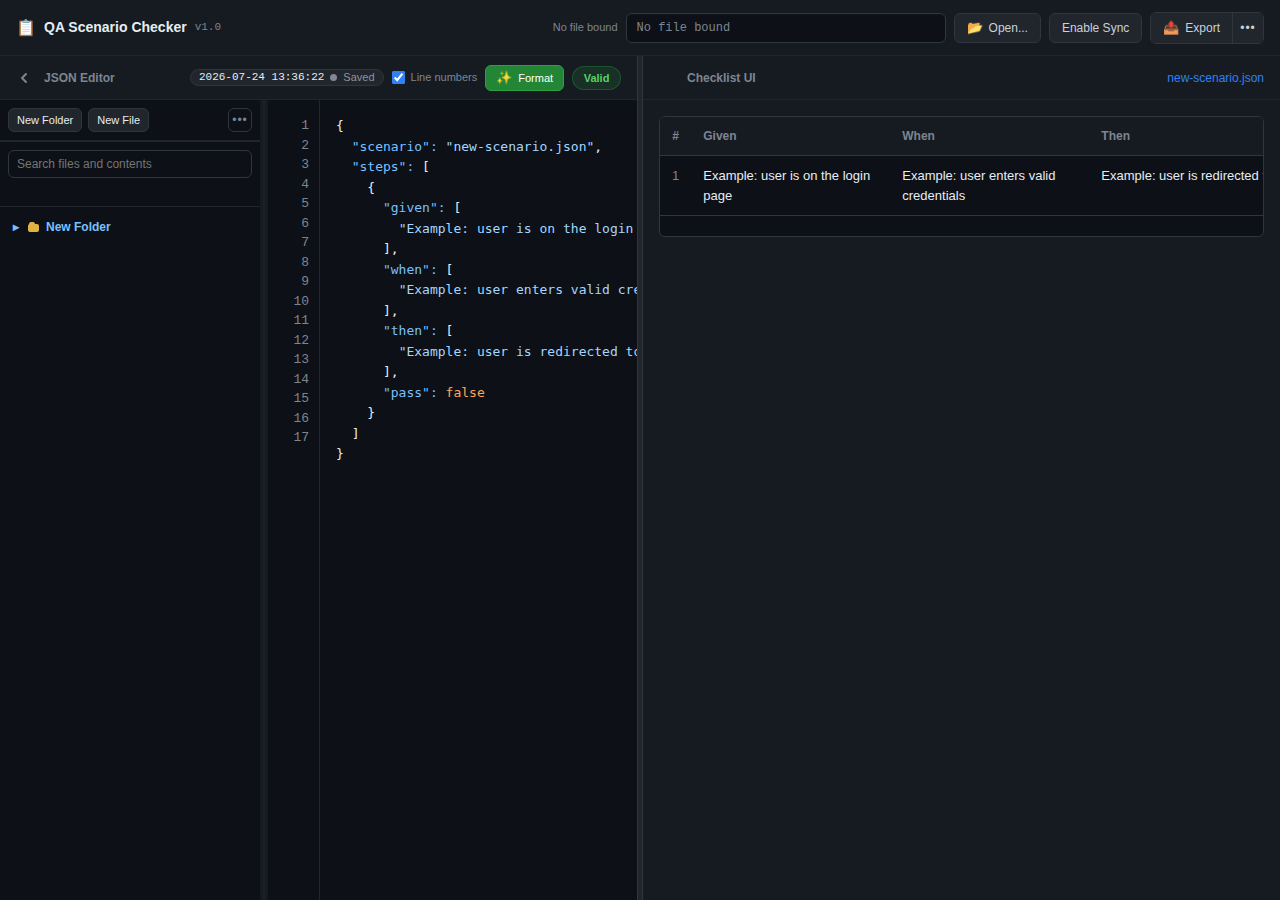
<file: qa-scenario/index.html>
<!DOCTYPE html>
<html lang="ko">
<head>
    <meta charset="UTF-8">
    <meta name="viewport" content="width=device-width, initial-scale=1.0">
    <title>QA Scenario Checker</title>
    <link rel="stylesheet" href="style.css">
</head>
<body>
    <div class="app-container">
        <header class="app-header">
            <div class="logo">
                <span class="icon">📋</span>
                <h1>QA Scenario Checker</h1>
                <span id="app-version" class="app-version" title="Current version">v-</span>
            </div>
            <div class="header-controls">
                <div class="actions">
                    <div class="bound-file-group">
                        <span id="bound-file-status" class="bound-file-status" aria-live="polite">No file bound</span>
                        <input
                            id="bound-file-path"
                            class="bound-file-path-input"
                            type="text"
                            readonly
                            placeholder="No file bound"
                            aria-label="Bound file path"
                            title="No file bound"
                        >
                        <button id="btn-import" class="btn btn-secondary" type="button" title="Open folder (Shift+Click: file)">
                            <span class="btn-icon">📂</span> Open...
                        </button>
                        <button id="btn-request-write" class="btn btn-secondary" type="button" title="디스크 동기화가 꺼져 있습니다. 클릭하면 폴더 쓰기 권한을 다시 요청해 자동 동기화를 켭니다." hidden>
                            Enable Sync
                        </button>
                    </div>
                    <div id="export-split" class="export-split">
                        <button id="btn-export" class="btn btn-secondary" type="button">
                            <span class="btn-icon">📤</span> Export
                        </button>
                        <button
                            id="btn-export-menu"
                            class="btn btn-secondary btn-export-menu"
                            type="button"
                            aria-label="Export options"
                            aria-haspopup="dialog"
                            aria-controls="export-options-menu"
                            aria-expanded="false"
                            title="Export options"
                        >
                            •••
                        </button>
                        <div id="export-options-menu" class="export-options-menu" role="dialog" aria-label="Export options">
                            <div class="export-options-group" role="radiogroup" aria-label="Export field mode">
                                <label class="export-radio-option" for="export-mode-all">
                                    <input id="export-mode-all" type="radio" name="export-mode" value="all">
                                    <span>전체 필드</span>
                                </label>
                                <label class="export-radio-option" for="export-mode-custom">
                                    <input id="export-mode-custom" type="radio" name="export-mode" value="custom">
                                    <span>직접 선택하기</span>
                                </label>
                            </div>

                            <div id="export-custom-options" class="export-custom-options is-hidden">
                                <div class="export-custom-toolbar">
                                    <input id="export-field-search" class="export-field-search" type="search" placeholder="필드 검색..." aria-label="Search export fields">
                                    <div class="export-custom-actions">
                                        <button id="btn-export-select-all" class="tree-row-action" type="button">전체 선택</button>
                                        <button id="btn-export-clear-all" class="tree-row-action" type="button">전체 해제</button>
                                    </div>
                                </div>
                                <div id="export-field-count" class="export-field-count" aria-live="polite"></div>
                                <div id="export-field-list" class="export-field-list" role="group" aria-label="Custom export fields"></div>
                                <div id="export-field-empty" class="export-field-empty is-hidden">검색 결과가 없습니다.</div>
                            </div>
                        </div>
                    </div>
                    <input type="file" id="file-input" style="display: none;" accept=".json">
                </div>
            </div>
        </header>

        <main class="app-content">
            <button id="btn-fold-editor" class="btn-fold-toggle" type="button" title="Toggle Editor">
                <svg class="fold-icon" width="16" height="16" viewBox="0 0 16 16" fill="none" xmlns="http://www.w3.org/2000/svg">
                    <title>Toggle editor</title>
                    <path d="M10 12L6 8L10 4" stroke="currentColor" stroke-width="2" stroke-linecap="round" stroke-linejoin="round"/>
                </svg>
            </button>
            <section class="pane editor-pane" id="editor-pane">
                <div class="pane-header">
                    <h2>JSON Editor</h2>
                    <div class="editor-header-controls">
                        <div id="save-indicator" class="save-indicator is-saved" role="status" aria-live="polite">
                            <span id="save-indicator-time" class="save-indicator-time">0000-00-00 00:00:00</span>
                            <span class="save-indicator-dot" aria-hidden="true"></span>
                            <span id="save-indicator-label">Saved</span>
                        </div>
                        <label class="line-numbers-toggle">
                            <input type="checkbox" id="toggle-line-numbers" checked>
                            <span>Line numbers</span>
                        </label>
                        <button id="btn-format" class="btn btn-primary btn-editor-action" type="button" title="Format (Cmd+S / Ctrl+S in JSON editor)">
                            <span class="btn-icon">✨</span> Format
                        </button>
                        <div class="status-badge" id="json-status">Valid</div>
                        <div class="json-error-position is-hidden" id="json-error-position" aria-live="polite"></div>
                        <div class="json-error-message is-hidden" id="json-error-message" aria-live="polite"></div>
                    </div>
                </div>
                <div class="editor-workspace">
                    <aside class="file-tree-panel">
                        <div class="tree-toolbar">
                            <div class="tree-toolbar-left">
                                <button id="btn-new-folder" class="tree-btn" type="button">New Folder</button>
                                <button id="btn-new-file" class="tree-btn" type="button">New File</button>
                            </div>
                            <div class="tree-toolbar-right">
                                <button id="btn-show-tree" class="tree-btn tree-btn-ghost" type="button" title="Show File Tree" aria-label="Show File Tree">Show</button>
                                <button id="btn-tree-menu" class="tree-btn tree-btn-ghost tree-btn-more" type="button" aria-haspopup="menu" aria-expanded="false" title="More">•••</button>
                                <div id="tree-menu" class="tree-menu" role="menu" aria-label="File tree menu">
                                    <button id="btn-toggle-tree" class="tree-menu-item" type="button" role="menuitem">
                                        <span class="menu-label menu-label-hide">Hide File Tree</span>
                                        <span class="menu-label menu-label-show">Show File Tree</span>
                                    </button>
                                    <button id="btn-toggle-folders" class="tree-menu-item" type="button" role="menuitem">
                                        <span class="menu-label menu-label-collapse">Collapse Folders</span>
                                        <span class="menu-label menu-label-expand">Expand Folders</span>
                                    </button>
                                </div>
                            </div>
                        </div>
                        <div class="tree-search" id="tree-search">
                            <div class="tree-search-row">
                                <input
                                    id="tree-search-input"
                                    class="tree-search-input"
                                    type="search"
                                    placeholder="Search files and contents"
                                    aria-label="Search files and contents"
                                >
                                <button id="btn-tree-search-clear" class="tree-search-clear" type="button" hidden>Clear</button>
                            </div>
                            <div id="tree-search-meta" class="tree-search-meta" aria-live="polite"></div>
                        </div>
                        <div class="tree-view" id="file-tree"></div>
                    </aside>
                    <div class="file-tree-resizer" id="file-tree-resizer" role="separator" tabindex="0" aria-orientation="vertical" aria-label="Resize file tree" aria-valuemin="180" aria-valuemax="640" aria-valuenow="260"></div>
                        <div class="editor-container">
                            <div class="code-editor" id="editor-wrapper">
                                <div id="editor-find-widget" class="editor-find-widget is-hidden" role="dialog" aria-label="Find and replace">
                                    <div class="editor-find-row">
                                        <input id="editor-find-input" class="editor-find-input" type="text" placeholder="Find" aria-label="Find text">
                                        <span id="editor-find-count" class="editor-find-count" aria-live="polite">0 / 0</span>
                                        <button id="btn-editor-find-prev" class="editor-find-btn" type="button" title="Previous match">Prev</button>
                                        <button id="btn-editor-find-next" class="editor-find-btn" type="button" title="Next match">Next</button>
                                        <button id="btn-editor-find-close" class="editor-find-btn" type="button" title="Close">Close</button>
                                    </div>
                                    <div id="editor-replace-row" class="editor-find-row editor-replace-row is-hidden">
                                        <input id="editor-replace-input" class="editor-find-input" type="text" placeholder="Replace" aria-label="Replace text">
                                        <button id="btn-editor-replace-one" class="editor-find-btn" type="button">Replace</button>
                                        <button id="btn-editor-replace-all" class="editor-find-btn" type="button">Replace All</button>
                                    </div>
                                </div>
                                <div class="line-numbers" id="line-numbers" aria-hidden="true"></div>
                                <div id="highlight-overlay"></div>
                                <pre id="highlighting" aria-hidden="true"><code id="highlighting-content"></code></pre>
                                <textarea id="editing" spellcheck="false" placeholder="Paste your QA scenario JSON here..."></textarea>
                            </div>
                    </div>
                </div>
            </section>

            <div class="pane-resizer" id="pane-resizer"></div>

            <section class="pane checklist-pane">
                <div class="pane-header">
                    <h2>Checklist UI</h2>
                    <div class="scenario-meta" id="scenario-title" title="No scenario loaded">No scenario loaded</div>
                </div>
                <div class="checklist-container">
                    <div class="spreadsheet-view" id="checklist-view">
                        <table id="checklist-table">
                            <thead>
                                <tr>
                                    <th class="col-num">#</th>
                                    <th class="col-given">Given</th>
                                    <th class="col-when">When</th>
                                    <th class="col-then">Then</th>
                                    <th class="col-pass" id="col-pass-toggle" title="Toggle all pass">Pass</th>
                                </tr>
                            </thead>
                            <tbody id="checklist-body">
                                <!-- Steps will be rendered here -->
                                <tr class="empty-state">
                                    <td colspan="5">Please enter a valid JSON scenario to generate the checklist.</td>
                                </tr>
                            </tbody>
                        </table>
                    </div>
                </div>
            </section>
        </main>
    </div>
    <div id="tree-context-menu" class="tree-context-menu" role="menu" hidden>
        <button id="tree-context-copy" class="tree-context-menu-item" type="button" role="menuitem">파일 복사</button>
        <button id="tree-context-rename" class="tree-context-menu-item" type="button" role="menuitem">이름 변경</button>
        <button id="tree-context-delete" class="tree-context-menu-item danger" type="button" role="menuitem">삭제</button>
        <div id="tree-context-readonly" class="tree-context-readonly" hidden>현재 폴더 모드는 읽기 전용입니다.</div>
    </div>
    <div id="checklist-context-menu" class="tree-context-menu" role="menu" hidden>
        <button id="checklist-context-delete" class="tree-context-menu-item danger" type="button" role="menuitem">행 삭제</button>
    </div>
    <script type="module" src="script.js"></script>
</body>
</html>
</file>
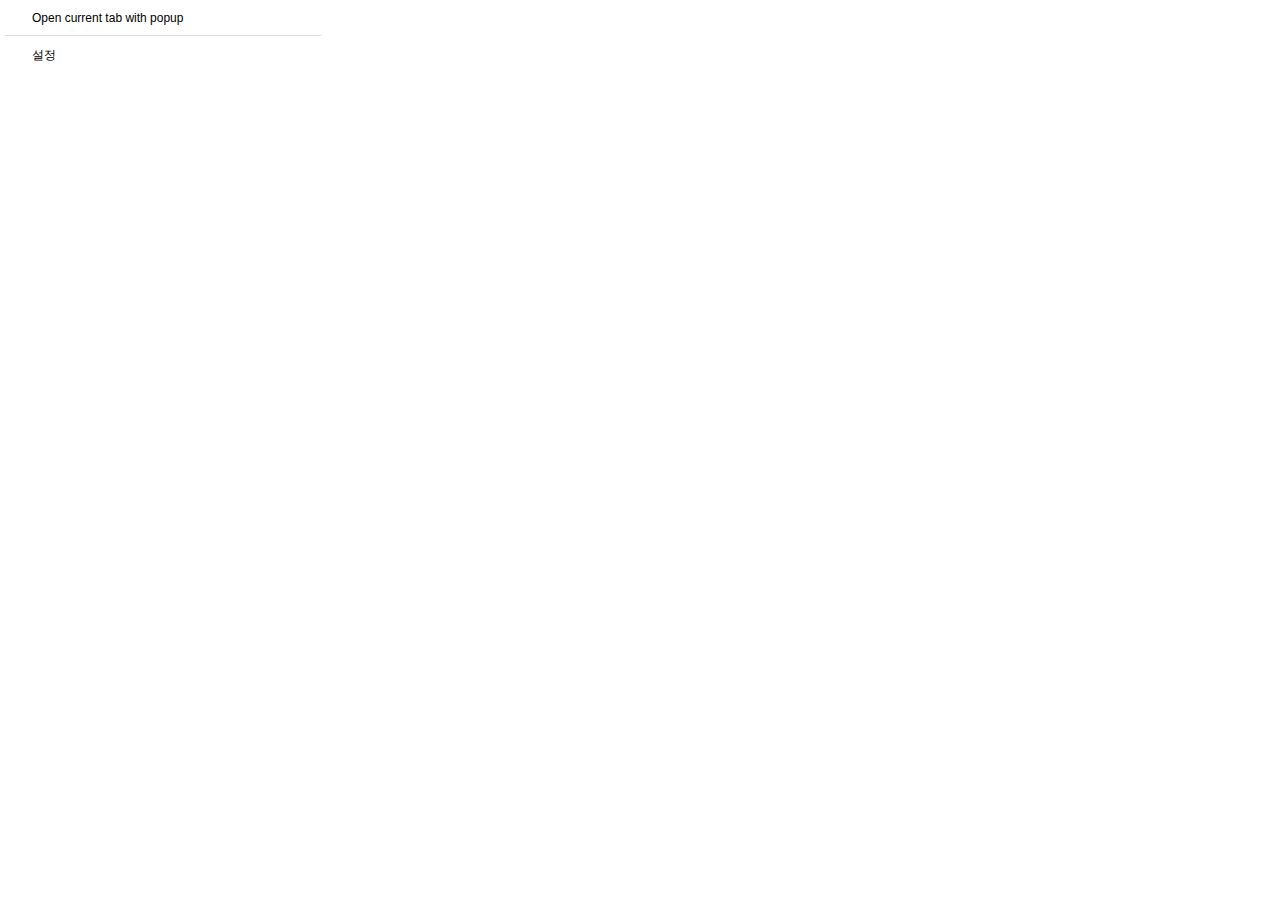
<file: popup/popup.html>
<!doctype html>
<html>
  <head>
    <meta charset="UTF-8" />
    <link rel="stylesheet" href="popup.css" />
  </head>
  <body>
    <div class="menu">
      <div
        class="menu-item"
        id="open-popup"
        data-i18n-title="open_popup_tooltip"
      >
        <div class="column icon-col"></div>
        <div class="column title-col" data-i18n="open_popup_title">
          Open current tab with popup
        </div>
        <div class="column shortcut-col"></div>
      </div>

      <div class="separator"></div>
      <div class="menu-item" id="open-settings">
        <div class="column icon-col"></div>
        <div class="column title-col">설정</div>
        <div class="column shortcut-col"></div>
      </div>
    </div>
    <script src="popup.js"></script>
  </body>
</html>
</file>
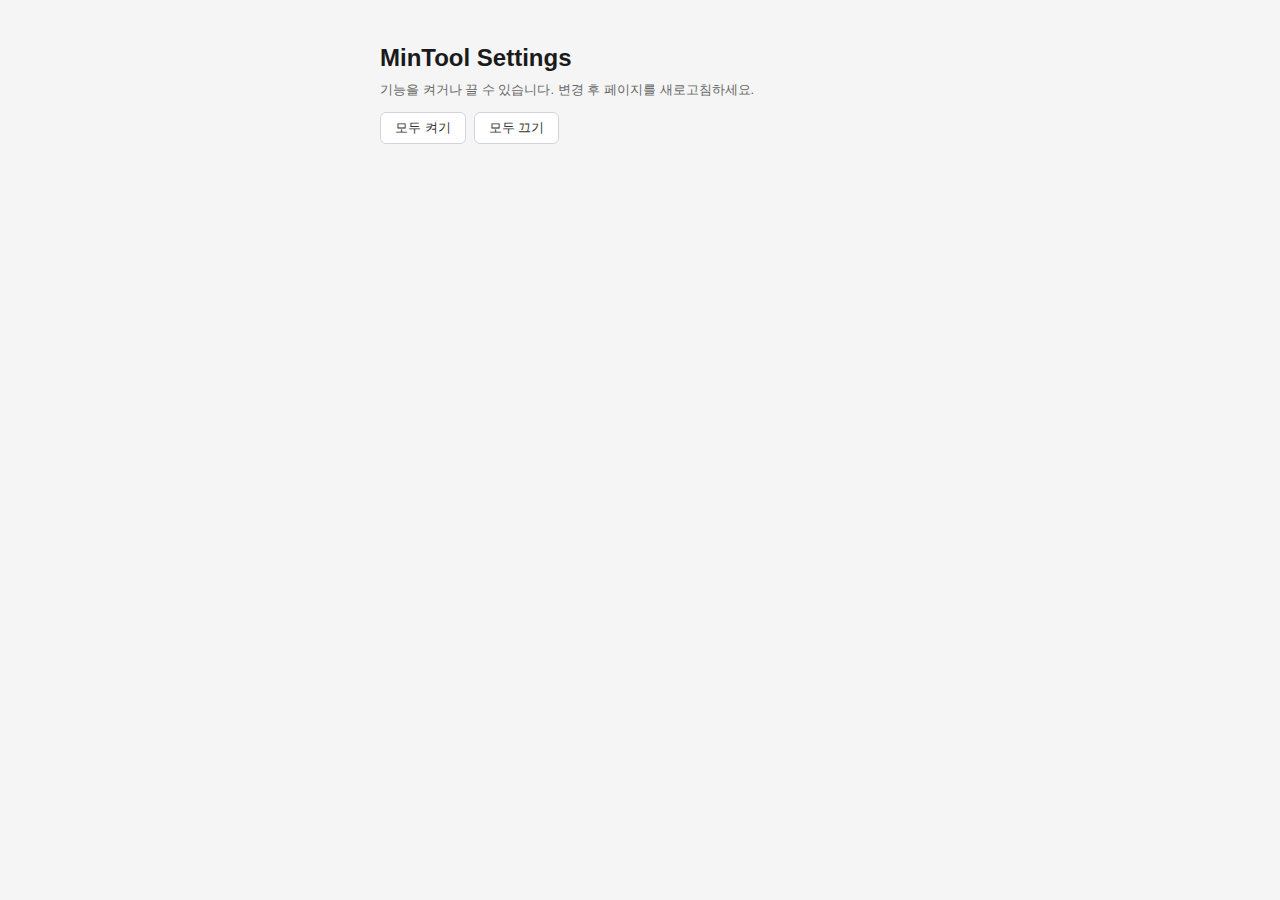
<file: settings/settings.html>
<!DOCTYPE html>
<html lang="ko">
<head>
  <meta charset="UTF-8">
  <meta name="viewport" content="width=device-width, initial-scale=1.0">
  <title>MinTool Settings</title>
  <link rel="stylesheet" href="settings.css">
</head>
<body>
  <div class="container">
    <header>
      <h1>MinTool Settings</h1>
      <p class="subtitle">기능을 켜거나 끌 수 있습니다. 변경 후 페이지를 새로고침하세요.</p>
      <div class="bulk-actions">
        <button id="btn-enable-all" type="button" class="btn-bulk">모두 켜기</button>
        <button id="btn-disable-all" type="button" class="btn-bulk">모두 끄기</button>
      </div>
    </header>
    <main id="feature-list"></main>
  </div>
  <script src="../lib/feature-guard.js"></script>
  <script src="settings.js"></script>
</body>
</html>
</file>
<file: popup/popup.css>
body {
  margin: 0;
  padding: 5px 3px;
  font-family: arial, sans-serif;
  font-size: 12px;
  background-color: #fff;
  width: 320px;
  overflow: hidden;
  -webkit-user-select: none;
  user-select: none;
}

.menu {
  display: flex;
  flex-direction: column;
}

.menu-item {
  display: flex;
  align-items: center;
  padding: 0 8px;
  cursor: pointer;
  line-height: 25px;
  min-height: 25px;
  border: solid 1px rgba(255, 255, 255, 0);
  transition: all 0.1s;
  min-width: 0;
}

.menu-item:hover {
  border-radius: 3px;
  background: -webkit-gradient(
    linear,
    left top,
    left bottom,
    color-stop(0, #fff),
    color-stop(0.4, hsl(214, 66%, 96%)),
    color-stop(0.41, hsl(212, 47%, 94%))
  );
  border: solid 1px #c5cdd3;
}

.column {
  display: flex;
  align-items: center;
}

.icon-col {
  width: 20px;
  flex-shrink: 0;
  justify-content: center;
}

.title-col {
  flex: 1;
  color: #000;
  white-space: nowrap;
  overflow: hidden;
  text-overflow: ellipsis;
  min-width: 0;
  padding-right: 12px;
}

.shortcut-col {
  flex-shrink: 0;
  color: #a1a192;
  text-align: right;
  min-width: 40px;
}

.separator {
  border-top: 1px solid #dddddd;
  height: 0px;
  margin: 3px 2px 6px 2px;
}
</file>
<file: settings/settings.css>
* { box-sizing: border-box; margin: 0; padding: 0; }

body {
  font-family: -apple-system, BlinkMacSystemFont, "Segoe UI", Roboto, sans-serif;
  background: #f5f5f5;
  color: #1a1a1a;
  line-height: 1.5;
}

.container {
  max-width: 560px;
  margin: 0 auto;
  padding: 40px 20px;
}

header { margin-bottom: 32px; }
h1 { font-size: 24px; font-weight: 700; }
.subtitle { font-size: 13px; color: #666; margin-top: 4px; }

.bulk-actions { display: flex; gap: 8px; margin-top: 12px; }
.btn-bulk {
  padding: 6px 14px;
  font-size: 13px;
  font-weight: 500;
  border: 1px solid #d1d5db;
  border-radius: 6px;
  background: #fff;
  color: #333;
  cursor: pointer;
  transition: background 0.15s;
}
.btn-bulk:hover { background: #f0f0f0; }

.group { margin-bottom: 24px; }
.group-label {
  font-size: 12px;
  font-weight: 600;
  color: #888;
  text-transform: uppercase;
  letter-spacing: 0.5px;
  margin-bottom: 8px;
  padding-left: 4px;
}

.card {
  background: #fff;
  border-radius: 10px;
  border: 1px solid #e5e5e5;
  overflow: hidden;
}

.feature-row {
  display: flex;
  align-items: center;
  justify-content: space-between;
  padding: 14px 16px;
}

.feature-row + .feature-row {
  border-top: 1px solid #f0f0f0;
}

.feature-info { flex: 1; min-width: 0; padding-right: 16px; }
.feature-label { font-size: 14px; font-weight: 500; }
.feature-desc { font-size: 12px; color: #888; margin-top: 1px; }

.toggle {
  position: relative;
  width: 44px;
  height: 24px;
  flex-shrink: 0;
}

.toggle input {
  opacity: 0;
  width: 0;
  height: 0;
  position: absolute;
}

.toggle-track {
  position: absolute;
  inset: 0;
  background: #d1d5db;
  border-radius: 12px;
  cursor: pointer;
  transition: background 0.2s;
}

.toggle-track::after {
  content: '';
  position: absolute;
  top: 2px;
  left: 2px;
  width: 20px;
  height: 20px;
  background: #fff;
  border-radius: 50%;
  transition: transform 0.2s;
  box-shadow: 0 1px 3px rgba(0, 0, 0, 0.15);
}

.toggle input:checked + .toggle-track {
  background: #5477f5;
}

.toggle input:checked + .toggle-track::after {
  transform: translateX(20px);
}

.toggle input:focus-visible + .toggle-track {
  outline: 2px solid #5477f5;
  outline-offset: 2px;
}
</file>
<file: qa-scenario/style.css>
@layer reset, base, components, features, overrides;
@import url("styles/reset-layer.css") layer(reset);
@import url("styles/feature-export.css") layer(features);
@import url("styles/feature-resizer.css") layer(features);
@import url("styles/feature-shortcuts.css") layer(features);
@import url("styles/feature-loading.css") layer(features);
@import url("styles/feature-divider-color.css") layer(features);

@layer base {
  body {
    background-color: var(--bg-color);
    color: var(--text-primary);
    font-family: var(--font-ui);
    font-size: 13px;
    line-height: 1.5;
    height: 100vh;
    overflow: hidden;
  }

  .app-container {
    display: flex;
    flex-direction: column;
    height: 100vh;
  }

  /* Header */
  .app-header {
    height: 56px;
    background: var(--header-bg);
    border-bottom: 1px solid var(--border-muted);
    display: flex;
    align-items: center;
    justify-content: space-between;
    padding: 0 16px;
    position: relative;
    z-index: 40;
  }

  .logo {
    display: flex;
    align-items: center;
    gap: 8px;
    min-width: 0;
    flex-shrink: 1;
  }

  .logo .icon {
    font-size: 16px;
    line-height: 1;
  }

  .logo h1 {
    font-family: var(--font-heading);
    font-size: 14px;
    font-weight: 600;
    letter-spacing: 0;
    overflow: hidden;
    text-overflow: ellipsis;
    white-space: nowrap;
    min-width: 0;
  }

  .app-version {
    font-family: var(--font-code);
    font-size: 11px;
    color: var(--text-secondary);
    line-height: 1;
  }

  .actions {
    display: flex;
    align-items: center;
    gap: 8px;
  }

  .header-controls {
    display: flex;
    align-items: center;
    gap: 12px;
    flex-shrink: 0;
  }

  .bound-file-group {
    display: inline-flex;
    align-items: center;
    gap: 8px;
    min-width: 0;
  }

  #btn-request-write {
    white-space: nowrap;
  }

  .bound-file-status {
    max-width: min(24vw, 280px);
    font-size: 11px;
    line-height: 1.2;
    color: var(--text-secondary);
    white-space: nowrap;
    overflow: hidden;
    text-overflow: ellipsis;
  }

  .bound-file-status.is-bound {
    color: #79c0ff;
  }

  .bound-file-status.is-warning {
    color: #d29922;
  }

  .bound-file-path-input {
    width: min(28vw, 320px);
    min-width: 170px;
    min-height: 30px;
    padding: 4px 10px;
    border-radius: 6px;
    border: 1px solid var(--border-color);
    background: var(--editor-bg);
    color: #c9d1d9;
    font-family: var(--font-code);
    font-size: 12px;
    line-height: 20px;
    overflow: hidden;
    white-space: nowrap;
    text-overflow: ellipsis;
    box-shadow: inset 0 1px 0 rgba(240, 246, 252, 0.02);
    cursor: default;
  }

  .bound-file-path-input.is-bound {
    color: #79c0ff;
    border-color: rgba(88, 166, 255, 0.5);
    background: rgba(56, 139, 253, 0.18);
  }

  .bound-file-path-input.is-warning {
    color: #d29922;
    border-color: rgba(210, 153, 34, 0.48);
    background: rgba(187, 128, 9, 0.18);
  }

  .bound-file-path-input:focus {
    outline: 2px solid rgba(47, 129, 247, 0.35);
    outline-offset: 0;
  }

  .bound-file-path-input::placeholder {
    color: #7d8590;
  }

  .btn {
    display: flex;
    align-items: center;
    gap: 6px;
    min-height: 30px;
    padding: 4px 12px;
    border-radius: 6px;
    font-family: var(--font-ui);
    font-size: 12px;
    line-height: 20px;
    font-weight: 500;
    cursor: pointer;
    transition:
      background-color 120ms ease,
      border-color 120ms ease,
      color 120ms ease;
    border: 1px solid var(--border-color);
  }

  .btn-icon {
    font-size: 13px;
    line-height: 1;
  }

  .btn-primary {
    background-color: var(--success);
    border-color: #2ea043;
    color: #ffffff;
  }

  .btn-primary:hover {
    background-color: #2c974b;
    border-color: #2ea043;
  }

  .btn-secondary {
    background-color: var(--accent-secondary);
    color: #c9d1d9;
    border-color: var(--border-color);
  }

  .btn-secondary:hover {
    background-color: #30363d;
    border-color: #8b949e;
  }

  .save-indicator {
    display: inline-flex;
    align-items: center;
    gap: 6px;
    padding: 2px 8px;
    border: 1px solid var(--border-color);
    border-radius: 999px;
    background-color: var(--accent-secondary);
    font-size: 11px;
    line-height: 1;
    color: var(--text-secondary);
    user-select: none;
    white-space: nowrap;
  }

  .save-indicator.is-local-only-hidden {
    display: none;
  }

  .save-indicator-time {
    font-family: var(--font-code);
    color: var(--text-primary);
  }

  .save-indicator-time:empty {
    display: none;
  }

  .save-indicator-dot {
    width: 7px;
    height: 7px;
    border-radius: 999px;
    background-color: currentColor;
    opacity: 0.9;
  }

  .save-indicator.is-dirty {
    color: #d29922;
  }

  .save-indicator.is-saving {
    color: #79c0ff;
  }

  .save-indicator.is-saved {
    color: #8b949e;
  }

  .btn-warning {
    background-color: var(--warning);
    border-color: #bb8009;
    color: #ffffff;
  }

  .btn-warning:hover {
    background-color: #bb8009;
    border-color: #d29922;
  }

  .pane {
    flex: 1;
    min-width: 0;
    display: flex;
    flex-direction: column;
    background-color: var(--pane-bg);
    overflow: hidden;
    transition:
      flex-basis 0.18s ease,
      width 0.18s ease,
      opacity 0.18s ease;
  }

  .pane-header {
    height: var(--pane-header-height);
    flex: 0 0 var(--pane-header-height);
    padding: 0 16px 0 44px; /* Extra left padding for the floating button */
    border-bottom: 1px solid var(--border-muted);
    display: flex;
    align-items: center;
    justify-content: space-between;
    white-space: nowrap;
  }

  /* Removed old .header-left and .btn-icon-only styles as they are replaced by .btn-fold-toggle */

  /* Removed redundant .fold-icon styles */

  .pane-header h2 {
    font-family: var(--font-heading);
    font-size: 12px;
    text-transform: none;
    letter-spacing: 0;
    font-weight: 600;
    color: var(--text-secondary);
  }

  .editor-header-controls {
    display: inline-flex;
    align-items: center;
    gap: 8px;
    margin-left: 12px;
  }

  .line-numbers-toggle {
    display: inline-flex;
    align-items: center;
    gap: 6px;
    font-size: 11px;
    color: var(--text-secondary);
    user-select: none;
    cursor: pointer;
  }

  .line-numbers-toggle input {
    accent-color: var(--accent-primary);
    cursor: pointer;
  }

  .json-error-position {
    font-size: 11px;
    font-weight: 600;
    color: var(--danger);
    white-space: nowrap;
  }

  .json-error-position.is-hidden {
    display: none;
  }

  .json-error-message {
    max-width: 44ch;
    font-size: 11px;
    font-weight: 600;
    color: var(--danger);
    white-space: nowrap;
    overflow: hidden;
    text-overflow: ellipsis;
  }

  .json-error-message.is-hidden {
    display: none;
  }

  .btn-editor-action {
    min-height: 26px;
    padding: 2px 10px;
    font-size: 11px;
    line-height: 18px;
  }

  /* Workspace Tree */
  .editor-workspace {
    flex: 1;
    min-width: 0;
    display: flex;
    overflow: hidden;
  }

  .file-tree-panel {
    flex: 0 0 260px;
    width: 260px;
    min-width: 0;
    max-width: none;
    background-color: var(--editor-bg);
    display: flex;
    flex-direction: column;
  }

  .file-tree-panel.is-collapsed {
    flex: 0 0 56px;
    width: 56px;
    min-width: 56px;
    max-width: 56px;
    border-right: 1px solid var(--border-muted);
  }

  .file-tree-panel.is-collapsed .tree-toolbar-left,
  .file-tree-panel.is-collapsed .tree-search,
  .file-tree-panel.is-collapsed .tree-view {
    display: none;
  }

  .file-tree-panel.is-collapsed .tree-toolbar {
    justify-content: center;
  }

  .file-tree-panel.is-collapsed #btn-tree-menu {
    display: none;
  }

  .file-tree-panel.is-collapsed #btn-show-tree {
    display: inline-flex;
  }

  .file-tree-panel.is-collapsed .tree-menu {
    display: none;
  }

  .tree-toolbar {
    display: flex;
    align-items: center;
    justify-content: space-between;
    gap: 6px;
    padding: 8px;
    border-bottom: 1px solid var(--border-muted);
  }

  .tree-search {
    padding: 8px;
    border-bottom: 1px solid var(--border-muted);
    border-top: 1px solid var(--border-muted);
    display: flex;
    flex-direction: column;
    gap: 6px;
  }

  .tree-search-row {
    display: flex;
    align-items: center;
    gap: 6px;
  }

  .tree-search-input {
    width: 100%;
    min-height: 28px;
    border-radius: 6px;
    border: 1px solid var(--border-color);
    background: var(--editor-bg);
    color: var(--text-primary);
    padding: 4px 8px;
    font-size: 12px;
  }

  .tree-search-input:focus {
    outline: none;
    border-color: var(--accent-primary);
    box-shadow: 0 0 0 2px rgba(56, 139, 253, 0.2);
  }

  .tree-search-clear {
    appearance: none;
    border: 1px solid var(--border-color);
    background-color: rgba(33, 38, 45, 0.95);
    color: var(--text-secondary);
    border-radius: 6px;
    font-size: 11px;
    line-height: 18px;
    font-weight: 500;
    padding: 2px 8px;
    cursor: pointer;
    white-space: nowrap;
  }

  .tree-search-clear:hover {
    color: var(--text-primary);
    border-color: #8b949e;
    background-color: #30363d;
  }

  .tree-search-meta {
    min-height: 14px;
    font-size: 11px;
    color: var(--text-secondary);
    white-space: nowrap;
    overflow: hidden;
    text-overflow: ellipsis;
  }

  .tree-toolbar-left {
    display: inline-flex;
    align-items: center;
    gap: 6px;
  }

  .tree-toolbar-right {
    display: inline-flex;
    align-items: center;
    gap: 6px;
    position: relative;
  }

  .tree-btn {
    appearance: none;
    border: 1px solid var(--border-color);
    background-color: var(--accent-secondary);
    color: var(--text-primary);
    border-radius: 6px;
    font-size: 11px;
    line-height: 18px;
    font-weight: 500;
    padding: 2px 8px;
    cursor: pointer;
    transition:
      background-color 120ms ease,
      border-color 120ms ease;
    white-space: nowrap;
  }

  .tree-btn-ghost {
    white-space: nowrap;
  }

  .tree-btn-more {
    width: 24px;
    height: 24px;
    padding: 0;
    font-size: 12px;
    line-height: 1;
    text-align: center;
    letter-spacing: 1px;
    display: inline-flex;
    align-items: center;
    justify-content: center;
  }

  .tree-btn-more::before {
    content: "";
  }

  #btn-show-tree {
    display: none;
  }

  .tree-menu {
    position: absolute;
    top: calc(100% + 6px);
    right: 0;
    min-width: 180px;
    background: var(--pane-bg);
    border: 1px solid var(--border-muted);
    border-radius: 8px;
    box-shadow: 0 12px 24px rgba(0, 0, 0, 0.35);
    padding: 6px;
    display: none;
    z-index: 20;
  }

  .tree-menu.is-open {
    display: block;
  }

  .tree-menu-item {
    width: 100%;
    text-align: left;
    background: transparent;
    border: 0;
    color: var(--text-primary);
    padding: 6px 10px;
    border-radius: 6px;
    font-size: 12px;
    cursor: pointer;
  }

  .menu-label {
    display: none;
  }

  .file-tree-panel[data-tree-visible="true"] .menu-label-hide,
  .file-tree-panel[data-tree-visible="false"] .menu-label-show,
  .file-tree-panel[data-folders-expanded="true"] .menu-label-collapse,
  .file-tree-panel[data-folders-expanded="false"] .menu-label-expand {
    display: inline;
  }

  .tree-menu-item:hover {
    background: rgba(56, 139, 253, 0.12);
  }

  .tree-btn:hover {
    background-color: #30363d;
    border-color: #8b949e;
  }

  .tree-btn-ghost {
    color: var(--text-secondary);
    background-color: transparent;
  }

  .tree-btn-ghost:hover {
    color: var(--text-primary);
    background-color: rgba(48, 54, 61, 0.75);
  }

  .tree-btn-danger {
    color: #f85149;
    border-color: rgba(248, 81, 73, 0.4);
  }

  .tree-btn-danger:hover {
    color: #ffffff;
    background-color: rgba(248, 81, 73, 0.9);
    border-color: rgba(248, 81, 73, 0.9);
  }

  .tree-view {
    flex: 1;
    overflow: auto;
    padding: 8px 0;
  }

  .tree-empty {
    padding: 10px 12px;
    color: var(--text-secondary);
    font-size: 12px;
  }

  .tree-file-list .tree-empty {
    padding-left: 40px;
  }

  .tree-folder {
    margin-bottom: 2px;
  }

  .tree-folder-row,
  .tree-file-row {
    width: 100%;
    display: flex;
    position: relative;
    align-items: center;
    gap: 6px;
    border: 0;
    background: transparent;
    color: var(--text-primary);
    text-align: left;
    font-size: 12px;
    line-height: 20px;
    padding: 2px 10px;
    cursor: pointer;
    min-width: 0;
  }

  .tree-folder-row:hover,
  .tree-file-row:hover {
    background-color: rgba(56, 139, 253, 0.12);
  }

  .tree-folder-row.active-parent {
    font-weight: 600;
  }

  .tree-folder-row.active-target {
    background-color: rgba(56, 139, 253, 0.12);
  }

  .tree-folder-row.is-drop-target {
    background-color: rgba(56, 139, 253, 0.24);
    box-shadow: inset 0 0 0 1px rgba(121, 192, 255, 0.45);
  }

  .tree-folder-row.active-parent .tree-name,
  .tree-folder-row.active-target .tree-name {
    color: #79c0ff;
  }

  .tree-file-list {
    margin: 2px 0;
  }

  .tree-file-row {
    padding-left: 28px;
  }

  .tree-file-row.has-search-snippet {
    align-items: flex-start;
  }

  .tree-file-text {
    flex: 1;
    min-width: 0;
    display: flex;
    flex-direction: column;
  }

  .tree-search-snippet {
    font-size: 10px;
    color: var(--text-secondary);
    white-space: nowrap;
    overflow: hidden;
    text-overflow: ellipsis;
    line-height: 14px;
    margin-top: 1px;
  }

  .tree-search-badges {
    display: inline-flex;
    align-items: center;
    gap: 4px;
    margin-left: auto;
    flex: 0 0 auto;
  }

  .tree-search-badge {
    font-size: 10px;
    line-height: 14px;
    padding: 0 5px;
    border-radius: 999px;
    border: 1px solid rgba(88, 166, 255, 0.45);
    color: #79c0ff;
    background: rgba(56, 139, 253, 0.16);
    white-space: nowrap;
  }

  .tree-search-hit {
    background: rgba(255, 208, 79, 0.25);
    color: #ffd24a;
    border-radius: 3px;
    padding: 0 1px;
  }

  .tree-file-row.is-pending-copy {
    position: relative;
    overflow: hidden;
  }

  .tree-file-row.is-pending-copy::after {
    content: "";
    position: absolute;
    inset: 0;
    background: linear-gradient(
      110deg,
      rgba(121, 192, 255, 0) 0%,
      rgba(121, 192, 255, 0) 35%,
      rgba(121, 192, 255, 0.28) 50%,
      rgba(121, 192, 255, 0) 65%,
      rgba(121, 192, 255, 0) 100%
    );
    transform: translateX(-120%);
    animation: tree-copy-glitter 1.1s linear infinite;
    pointer-events: none;
  }

  .tree-copy-pending-badge {
    flex: 0 0 auto;
    font-size: 10px;
    color: #79c0ff;
    opacity: 0.95;
    pointer-events: none;
  }

  .tree-file-row.is-selected {
    background-color: rgba(47, 129, 247, 0.24);
    color: #f0f6fc;
  }

  .tree-file-row.is-dragging {
    opacity: 0.45;
  }

  @keyframes tree-copy-glitter {
    to {
      transform: translateX(120%);
    }
  }

  .tree-open-indicator {
    flex: 0 0 7px;
    width: 7px;
    height: 7px;
    border-radius: 999px;
    background-color: currentColor;
    color: transparent;
    opacity: 0.9;
  }

  .tree-open-indicator.is-active {
    color: var(--accent-primary);
  }

  .tree-chevron {
    flex: 0 0 12px;
    width: 12px;
    text-align: center;
    color: var(--text-secondary);
  }

  .tree-icon {
    position: relative;
    flex: 0 0 12px;
    width: 12px;
    height: 12px;
    color: var(--text-secondary);
  }

  .tree-icon-folder {
    color: #d29922;
  }

  .tree-icon-file {
    color: #8b949e;
  }

  .tree-icon-folder::before {
    content: "";
    position: absolute;
    left: 0;
    top: 3px;
    width: 11px;
    height: 8px;
    background-color: currentColor;
    border-radius: 2px;
  }

  .tree-icon-folder::after {
    content: "";
    position: absolute;
    left: 1px;
    top: 1px;
    width: 6px;
    height: 3px;
    background-color: currentColor;
    border-top-left-radius: 2px;
    border-top-right-radius: 2px;
  }

  .tree-icon-file::before {
    content: "";
    position: absolute;
    left: 1px;
    top: 0;
    width: 9px;
    height: 11px;
    border: 1px solid currentColor;
    border-radius: 2px;
  }

  .tree-icon-file::after {
    content: "";
    position: absolute;
    right: 1px;
    top: 1px;
    width: 3px;
    height: 3px;
    border-top: 1px solid currentColor;
    border-right: 1px solid currentColor;
  }

  .tree-name {
    flex: 1;
    min-width: 0;
    padding-right: 0;
    overflow: hidden;
    text-overflow: ellipsis;
    white-space: nowrap;
  }

  .tree-folder-row.active-parent .tree-chevron,
  .tree-folder-row.active-target .tree-chevron {
    color: #79c0ff;
  }

  .tree-folder-row.active-parent .tree-icon-folder,
  .tree-folder-row.active-target .tree-icon-folder {
    color: #e3b341;
  }

  .tree-row-action {
    appearance: none;
    border: 1px solid var(--border-color);
    background-color: rgba(33, 38, 45, 0.95);
    color: var(--text-secondary);
    border-radius: 6px;
    font-size: 11px;
    line-height: 16px;
    font-weight: 500;
    padding: 1px 6px;
    cursor: pointer;
  }

  .tree-row-action:hover {
    border-color: #8b949e;
    color: var(--text-primary);
    background-color: #30363d;
  }

  .tree-row-action.danger {
    color: #f85149;
    border-color: rgba(248, 81, 73, 0.5);
  }

  .tree-row-action.danger:hover {
    color: #ffffff;
    background-color: rgba(248, 81, 73, 0.95);
    border-color: rgba(248, 81, 73, 0.95);
  }

  .tree-context-menu {
    position: fixed;
    min-width: 160px;
    background: var(--pane-bg);
    border: 1px solid var(--border-muted);
    border-radius: 8px;
    box-shadow: 0 12px 24px rgba(0, 0, 0, 0.35);
    padding: 6px;
    z-index: 120;
  }

  .tree-context-menu[hidden] {
    display: none;
  }

  .tree-context-menu-item {
    width: 100%;
    border: 0;
    background: transparent;
    color: var(--text-primary);
    text-align: left;
    font-size: 12px;
    border-radius: 6px;
    padding: 6px 10px;
    cursor: pointer;
  }

  .tree-context-menu-item:hover:not(:disabled) {
    background: rgba(56, 139, 253, 0.12);
  }

  .tree-context-menu-item:disabled {
    color: var(--text-secondary);
    cursor: not-allowed;
  }

  .tree-context-menu-item.danger {
    color: #f85149;
  }

  .tree-context-readonly {
    margin-top: 4px;
    padding: 6px 10px;
    font-size: 11px;
    color: var(--text-secondary);
  }

  /* Editor */
  .editor-container {
    flex: 1;
    min-width: 0;
    overflow: hidden;
    position: relative;
    background-color: var(--editor-bg);
  }

  .code-editor {
    position: relative;
    width: 100%;
    height: 100%;
    min-width: 0;
    --editor-gutter-width: 0px;
  }

  .editor-find-widget {
    position: absolute;
    top: 10px;
    right: 12px;
    z-index: 4;
    min-width: 320px;
    display: flex;
    flex-direction: column;
    gap: 6px;
    padding: 8px;
    border: 1px solid var(--border-color);
    border-radius: 8px;
    background: #161b22;
    box-shadow: 0 8px 20px rgba(1, 4, 9, 0.55);
  }

  .editor-find-widget.is-hidden,
  .editor-replace-row.is-hidden {
    display: none;
  }

  .editor-find-row {
    display: flex;
    align-items: center;
    gap: 6px;
  }

  .editor-find-input {
    flex: 1;
    min-width: 0;
    height: 28px;
    border: 1px solid var(--border-color);
    border-radius: 6px;
    background: #0d1117;
    color: var(--text-primary);
    padding: 0 8px;
    font-family: var(--font-ui);
    font-size: 12px;
  }

  .editor-find-input:focus {
    outline: 1px solid var(--accent-primary);
    border-color: var(--accent-primary);
  }

  .editor-find-count {
    min-width: 44px;
    text-align: right;
    color: var(--text-secondary);
    font-size: 11px;
  }

  .editor-find-btn {
    height: 28px;
    border: 1px solid var(--border-color);
    border-radius: 6px;
    background: #21262d;
    color: var(--text-primary);
    padding: 0 8px;
    font-size: 12px;
    cursor: pointer;
  }

  .editor-find-btn:hover {
    border-color: #8b949e;
    background: #30363d;
  }

  .code-editor.has-line-numbers {
    --editor-gutter-width: var(--line-number-gutter);
  }

  .line-numbers {
    position: absolute;
    top: 0;
    left: 0;
    height: 100%;
    width: var(--editor-gutter-width);
    padding: var(--editor-padding) 10px;
    border-right: 1px solid var(--border-muted);
    background: var(--editor-bg);
    color: var(--text-secondary);
    font-family: var(--font-code);
    font-size: var(--editor-font-size);
    line-height: var(--editor-line-height);
    white-space: pre;
    text-align: right;
    box-sizing: border-box;
    overflow: hidden;
    pointer-events: none;
    user-select: none;
    z-index: 3;
  }

  .code-editor:not(.has-line-numbers) .line-numbers {
    display: none;
  }

  #editing,
  #highlighting {
    position: absolute;
    top: 0;
    left: 0;
    width: 100%;
    height: 100%;
    margin: 0;
    padding: var(--editor-padding);
    padding-left: calc(var(--editor-padding) + var(--editor-gutter-width));
    border: 0;
    font-family: var(--font-code);
    font-size: var(--editor-font-size);
    line-height: var(--editor-line-height);
    tab-size: 2;
    white-space: pre;
    word-wrap: normal;
    overflow: auto;
  }

  #editing {
    background: transparent;
    color: transparent;
    caret-color: var(--text-primary);
    z-index: 2;
    resize: none;
    outline: none;
  }

  #highlighting {
    background: transparent;
    color: var(--text-primary);
    z-index: 1;
    pointer-events: none;
  }

  #highlight-overlay {
    position: absolute;
    top: 0;
    left: 0;
    width: 100%;
    height: 100%;
    margin: 0;
    padding: var(--editor-padding);
    padding-left: calc(var(--editor-padding) + var(--editor-gutter-width));
    border: 0;
    font-family: var(--font-code);
    font-size: var(--editor-font-size);
    line-height: var(--editor-line-height);
    tab-size: 2;
    white-space: pre;
    word-wrap: normal;
    overflow: hidden; /* Overlay doesn't scroll, it just contains positioned elements? No, it should mirror */
    z-index: 0;
    pointer-events: none;
  }

  .highlight-block {
    position: absolute;
    left: 0;
    right: 0; /* Full width */
    background-color: rgba(56, 139, 253, 0.12);
    border-left: 2px solid var(--accent-primary);
    pointer-events: none;
    z-index: 0;
  }

  /* Syntax Highlighting */
  .json-key {
    color: var(--json-key);
  }
  .json-string {
    color: var(--json-string);
  }
  .json-number {
    color: var(--json-number);
  }
  .json-boolean {
    color: var(--json-boolean);
  }
  .json-null {
    color: var(--json-null);
  }

  mark.json-error {
    background-color: rgba(218, 54, 51, 0.4);
    color: inherit;
    text-decoration-line: underline;
    text-decoration-style: wavy;
    text-decoration-color: var(--danger);
    text-underline-offset: 2px;
    text-decoration-thickness: 1.5px;
    border-radius: 2px;
    padding: 0;
    margin: 0;
  }

  mark.json-search-hit {
    background-color: rgba(255, 208, 79, 0.28);
    color: inherit;
    border-radius: 2px;
    padding: 0;
    margin: 0;
  }

  /* Checklist Table */
  .checklist-container {
    flex: 1;
    overflow: auto;
    padding: 16px;
  }

  .spreadsheet-view {
    background: var(--editor-bg);
    border: 1px solid var(--border-color);
    border-radius: 6px;
    overflow-x: auto;
  }

  table {
    width: 100%;
    border-collapse: collapse;
    font-size: 13px;
    min-width: 800px; /* Ensure table is wide enough to trigger card scroll */
  }

  th {
    background: var(--pane-bg);
    color: var(--text-secondary);
    font-weight: 600;
    font-size: 12px;
    text-align: left;
    padding: 10px 12px;
    border-bottom: 1px solid var(--border-color);
    position: sticky;
    top: 0;
    z-index: 5;
  }

  td {
    padding: 10px 12px;
    border-bottom: 1px solid var(--border-color);
    vertical-align: top;
    line-height: 1.5;
  }

  tr:hover {
    background-color: rgba(88, 166, 255, 0.05);
    cursor: pointer;
  }

  thead tr:hover {
    background-color: transparent;
    cursor: default;
  }

  tr.selected-row {
    background-color: rgba(88, 166, 255, 0.1);
  }

  tr.checklist-divider-row {
    background: rgba(56, 139, 253, 0.12);
  }

  tr.checklist-divider-row:hover {
    background: rgba(56, 139, 253, 0.16);
    cursor: pointer;
  }

  tr.checklist-divider-row td {
    border-top: 1px solid rgba(56, 139, 253, 0.35);
    border-bottom: 1px solid rgba(56, 139, 253, 0.35);
    color: #c9d1d9;
    font-size: 12px;
    font-weight: 600;
    letter-spacing: 0.02em;
    text-transform: none;
  }

  .checklist-divider-content {
    flex: 0 0 auto;
    width: fit-content;
    max-width: calc(100% - 12px);
    margin: 0;
    font-weight: 600;
    color: inherit;
  }

  .checklist-divider-inner {
    display: flex;
    align-items: center;
    width: 100%;
  }

  .checklist-divider-spacer {
    flex: 0 0 12px;
    width: 12px;
  }

  .col-num {
    width: 40px;
    text-align: center;
    color: var(--text-secondary);
  }
  .col-given {
    width: 25%;
    min-width: 150px;
  }
  .col-when {
    width: 25%;
    min-width: 150px;
  }
  .col-then {
    width: 40%;
    min-width: 250px;
  }
  .col-pass {
    width: 60px;
    text-align: center;
  }

  #col-pass-toggle {
    cursor: pointer;
    user-select: none;
    transition:
      color 120ms ease,
      background-color 120ms ease;
  }

  #col-pass-toggle:hover {
    color: var(--text-primary);
    background-color: var(--accent-secondary);
  }

  #col-pass-toggle.all-passed {
    color: #56d364;
  }

  #col-pass-toggle.disabled {
    cursor: default;
    opacity: 0.7;
  }

  /* Inline Editing Styles */
  .cell-content {
    padding: 6px 8px;
    margin: -6px -8px; /* Pull to fill cell for clickability */
    border-radius: 4px;
    transition:
      background-color 120ms ease,
      box-shadow 120ms ease;
    word-break: normal;
    overflow-wrap: anywhere;
    white-space: pre-wrap;
    outline: none;
    cursor: text;
  }

  .cell-content:hover {
    background-color: rgba(255, 255, 255, 0.03);
  }

  .cell-content:focus {
    background-color: rgba(255, 255, 255, 0.05);
    box-shadow: inset 0 0 0 1px var(--border-color);
  }

  .cell-content code.inline-code {
    display: inline;
    font-family: var(--font-code);
    font-size: 0.92em;
    background-color: rgba(110, 118, 129, 0.4);
    border-radius: 6px;
    padding: 0.15em 0.4em;
    color: var(--text-primary);
  }

  .cell-content .checklist-alert-token {
    display: inline-flex;
    align-items: center;
    gap: 0.32em;
    padding: 0.15em 0.5em;
    border-radius: 999px;
    border: 1px solid transparent;
    font-size: 0.92em;
    font-weight: 600;
    line-height: 1;
    white-space: nowrap;
    vertical-align: -0.2em;
  }

  .cell-content .checklist-alert-token__icon {
    display: inline-flex;
    align-items: center;
    justify-content: center;
    flex: 0 0 auto;
  }

  .cell-content .checklist-alert-token__icon svg {
    display: block;
  }

  .cell-content .checklist-alert-token--note {
    color: #2f81f7;
    background-color: rgba(47, 129, 247, 0.16);
    border-color: rgba(47, 129, 247, 0.3);
  }

  .cell-content .checklist-alert-token--tip {
    color: #3fb950;
    background-color: rgba(63, 185, 80, 0.16);
    border-color: rgba(63, 185, 80, 0.3);
  }

  .cell-content .checklist-alert-token--important {
    color: #a371f7;
    background-color: rgba(163, 113, 247, 0.16);
    border-color: rgba(163, 113, 247, 0.3);
  }

  .cell-content .checklist-alert-token--warning {
    color: #d29922;
    background-color: rgba(210, 153, 34, 0.16);
    border-color: rgba(210, 153, 34, 0.3);
  }

  .cell-content .checklist-alert-token--caution {
    color: #f85149;
    background-color: rgba(248, 81, 73, 0.16);
    border-color: rgba(248, 81, 73, 0.3);
  }

  .cell-content .checklist-line-spacer {
    display: block;
    height: 0.5em;
  }

  .scenario-meta {
    display: block;
    max-width: min(60%, 640px);
    overflow: hidden;
    text-overflow: ellipsis;
    white-space: nowrap;
    text-align: right;
    font-size: 12px;
    color: var(--text-secondary);
    font-weight: 500;
  }

  .scenario-meta.is-primary {
    color: var(--accent-primary);
  }

  .status-badge {
    display: inline-flex;
    align-items: center;
    justify-content: center;
    min-width: 8ch;
    padding: 2px 8px;
    border-radius: 999px;
    font-size: 11px;
    font-weight: 600;
    line-height: 18px;
    white-space: nowrap;
    background: rgba(35, 134, 54, 0.2);
    border: 1px solid rgba(35, 134, 54, 0.45);
    color: #56d364;
  }

  .status-badge.error {
    background: rgba(218, 54, 51, 0.18);
    border-color: rgba(218, 54, 51, 0.45);
    color: #f85149;
  }

  .status-badge.idle {
    background: rgba(139, 148, 158, 0.2);
    border-color: rgba(139, 148, 158, 0.45);
    color: #8b949e;
  }

  /* Custom Checkbox */
  .checkbox-container {
    display: block;
    position: relative;
    cursor: pointer;
    user-select: none;
    height: 18px;
  }

  .col-pass .checkbox-container {
    display: flex;
    align-items: center;
    justify-content: center;
    width: 100%;
  }

  .checkbox-container input {
    position: absolute;
    opacity: 0;
    cursor: pointer;
    height: 0;
    width: 0;
  }

  .checkmark {
    position: absolute;
    top: 0;
    left: 12px;
    height: 16px;
    width: 16px;
    background-color: var(--accent-secondary);
    border: 1px solid var(--border-color);
    border-radius: 3px;
    transition:
      background-color 120ms ease,
      border-color 120ms ease;
  }

  .col-pass .checkmark {
    position: relative;
    left: 0;
  }

  .checkbox-container:hover input ~ .checkmark {
    border-color: var(--accent-primary);
  }

  .checkbox-container input:checked ~ .checkmark {
    background-color: var(--success);
    border-color: var(--success);
  }

  .checkmark:after {
    content: "";
    position: absolute;
    display: none;
  }

  .checkbox-container input:checked ~ .checkmark:after {
    display: block;
  }

  .checkbox-container .checkmark:after {
    left: 4px;
    top: 1px;
    width: 4px;
    height: 8px;
    border: solid white;
    border-width: 0 2px 2px 0;
    transform: rotate(45deg);
  }

  /* Empty State */
  .empty-state td {
    padding: 36px;
    text-align: center;
    color: var(--text-secondary);
    font-style: normal;
  }

  .then-list {
    list-style: none;
    display: flex;
    flex-direction: column;
    gap: 4px;
  }

  .then-item {
    display: flex;
    gap: 8px;
  }

  .then-bullet {
    color: var(--accent-primary);
  }

  /* Add Row Button (Notion-style) */
  .checklist-add-row-zone {
    height: 0;
    position: relative;
    z-index: 5;
    border: none;
  }

  .checklist-add-row-zone td {
    padding: 0;
    border: none;
    height: 0;
    line-height: 0;
    position: relative;
  }

  .checklist-add-row-actions {
    position: absolute;
    left: 10px;
    top: -1px;
    transform: translateY(-50%);
    z-index: 6;
    display: flex;
    align-items: center;
    gap: 6px;
  }

  .checklist-add-row-zone:hover {
    background-color: transparent;
    cursor: default;
  }

  .checklist-add-row-btn {
    display: flex;
    align-items: center;
    justify-content: center;
    width: 20px;
    height: 20px;
    border-radius: 50%;
    border: 1px solid var(--border-color);
    background-color: var(--pane-bg);
    color: var(--text-secondary);
    font-size: 14px;
    line-height: 1;
    cursor: pointer;
    opacity: 0;
    transition:
      opacity 150ms ease,
      background-color 120ms ease,
      color 120ms ease,
      border-color 120ms ease;
    pointer-events: none;
  }

  /* Show button when hovering the data row above or the zone itself */
  tr:hover + .checklist-add-row-zone .checklist-add-row-btn,
  .checklist-add-row-zone.is-before-first-row:has(+ tr:hover)
    .checklist-add-row-btn,
  .checklist-add-row-zone:hover .checklist-add-row-btn {
    opacity: 1;
    pointer-events: auto;
  }

  .checklist-add-row-btn:hover {
    background-color: var(--accent-primary);
    border-color: var(--accent-primary);
    color: #ffffff;
  }

  /* Scrollbar */
  ::-webkit-scrollbar {
    width: 8px;
    height: 8px;
  }

  ::-webkit-scrollbar-track {
    background: var(--bg-color);
  }

  ::-webkit-scrollbar-thumb {
    background: var(--border-color);
    border-radius: 999px;
    border: 1px solid var(--bg-color);
  }

  ::-webkit-scrollbar-thumb:hover {
    background: var(--text-secondary);
  }
}
</file>
